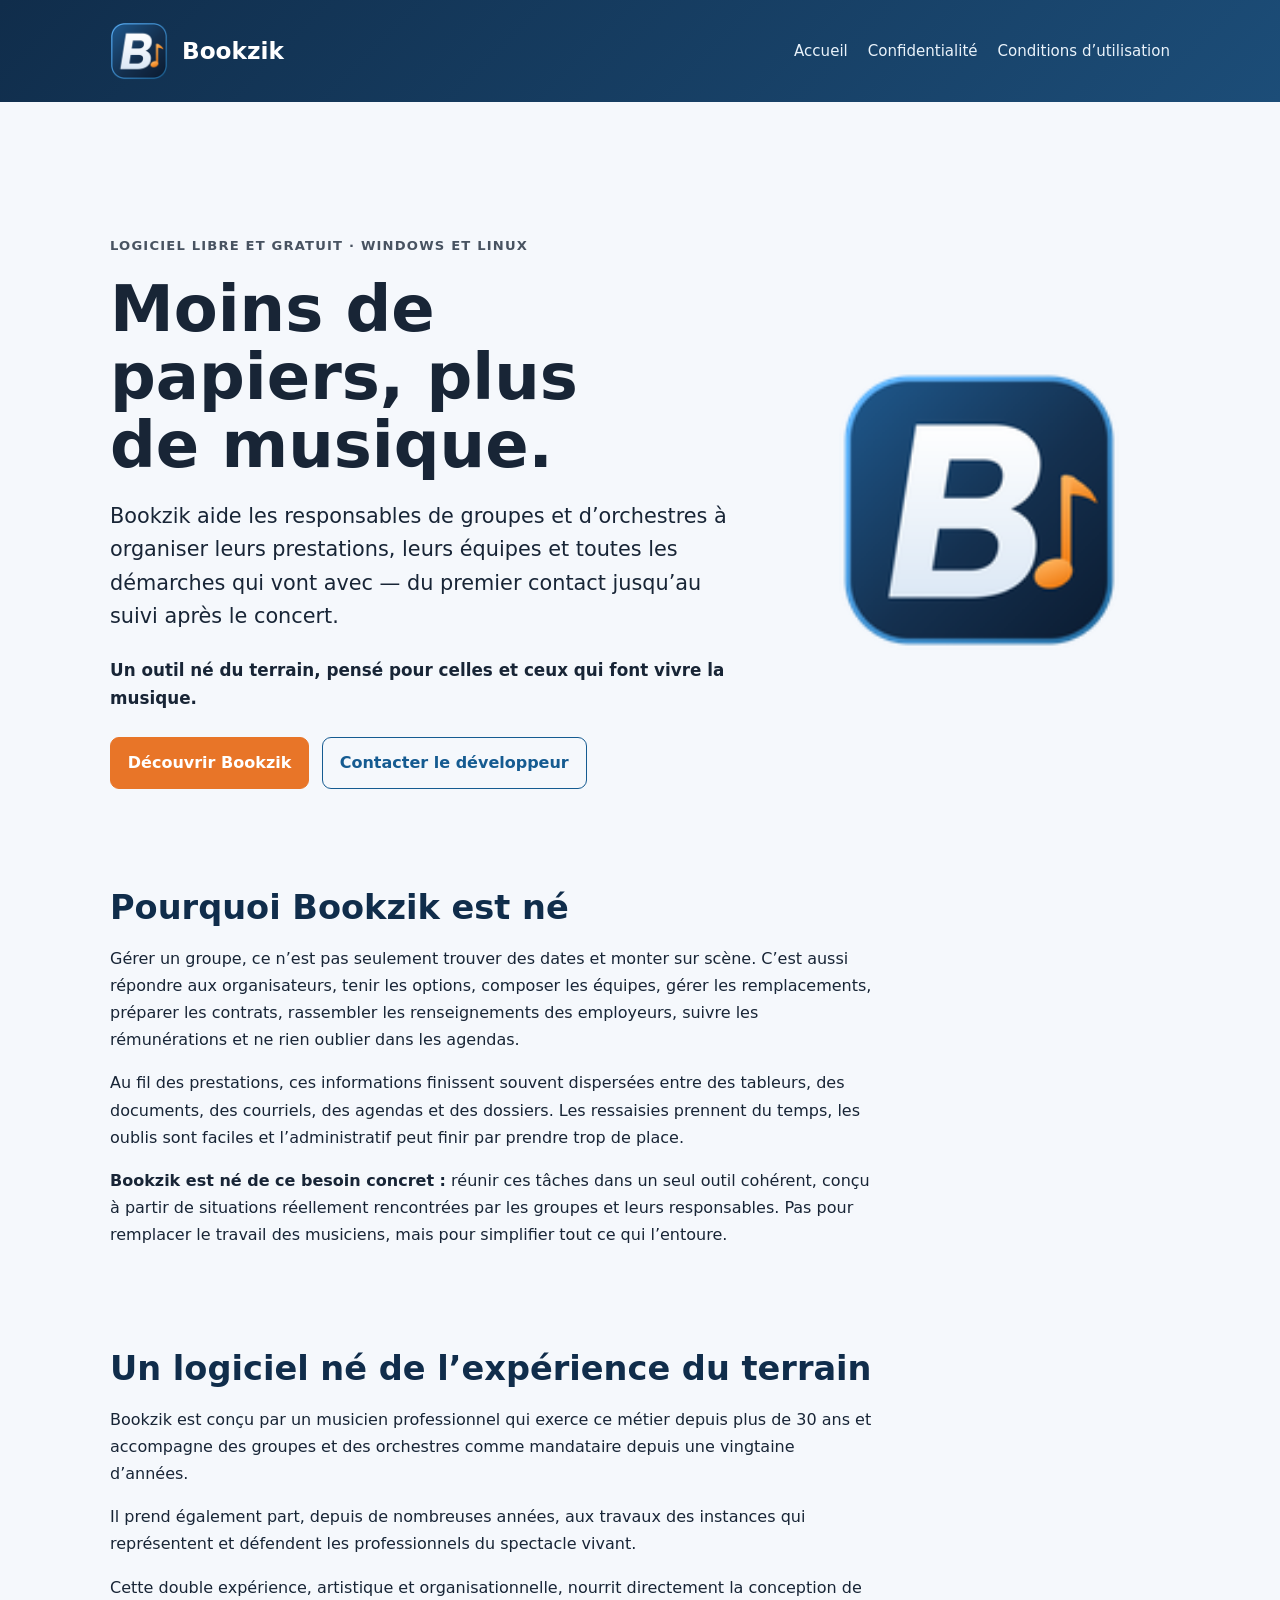
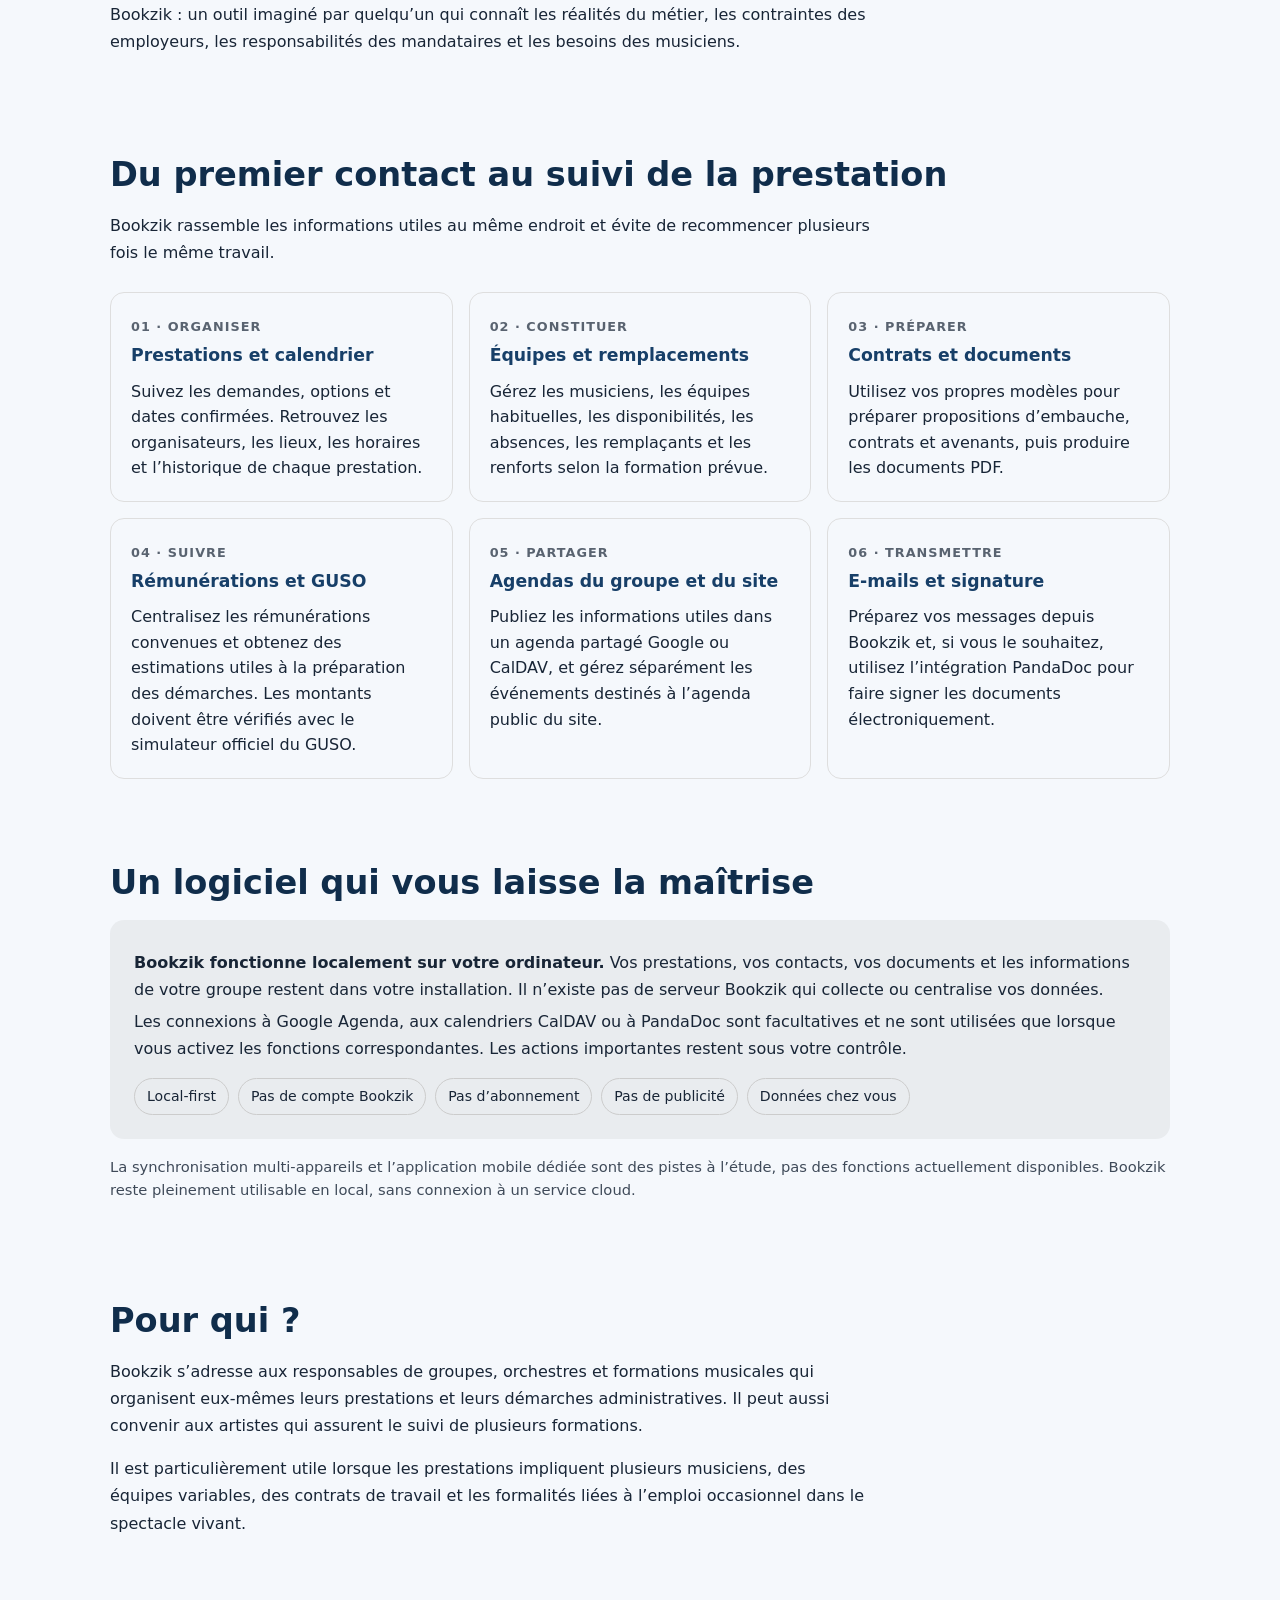
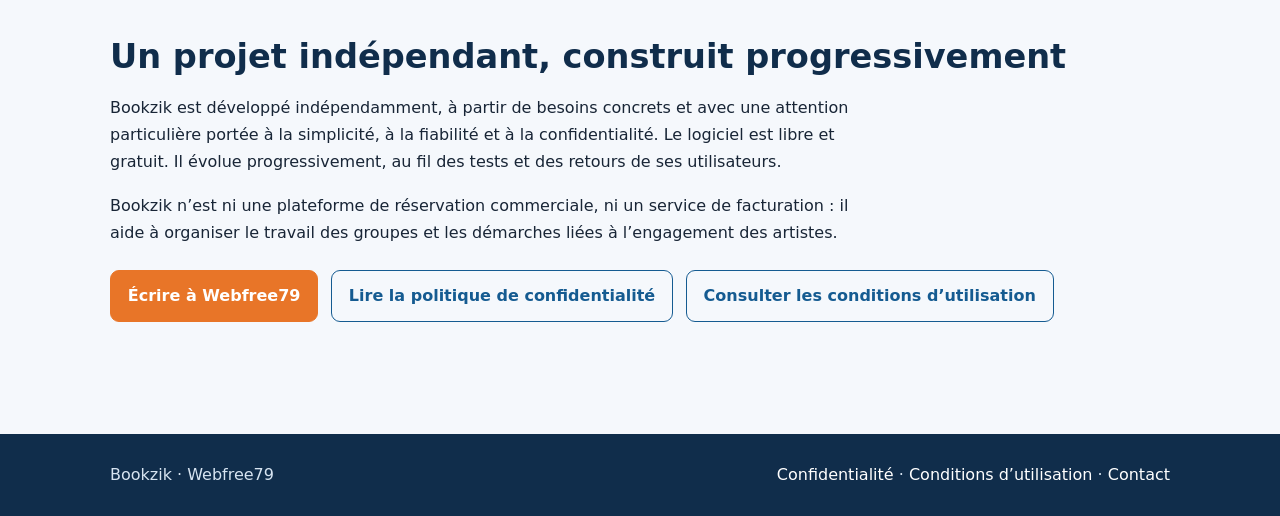
<file: index.html>
<!doctype html>
<html lang="fr">
<head>
  <meta charset="utf-8">
  <meta name="viewport" content="width=device-width,initial-scale=1">
  <meta name="description" content="Bookzik, un logiciel libre et gratuit pour aider les responsables de groupes et d’orchestres à organiser leurs prestations, leurs équipes et leurs démarches administratives.">
  <title>Bookzik — Moins de papiers, plus de musique</title>
  <link rel="icon" href="assets/logo.png">
  <link rel="stylesheet" href="style.css">
  <style>
    .home-hero { padding: clamp(2.5rem, 7vw, 5.5rem) 0 3.5rem; }
    .home-hero-inner { display:grid; grid-template-columns:minmax(0,1.25fr) minmax(220px,.75fr); gap:2.5rem; align-items:center; }
    .home-kicker { display:inline-block; margin-bottom:1rem; font-size:.82rem; font-weight:700; letter-spacing:.09em; text-transform:uppercase; opacity:.78; }
    .home-hero h1 { font-size:clamp(2.3rem,5vw,4.1rem); line-height:1.06; margin:.2rem 0 1.2rem; max-width:13ch; }
    .home-lead { font-size:clamp(1.08rem,2vw,1.3rem); line-height:1.6; max-width:58ch; }
    .home-tagline { font-size:1.05rem; font-weight:700; margin-top:1.5rem; }
    .home-logo { display:flex; justify-content:center; align-items:center; padding:1.5rem; }
    .home-logo img { width:min(100%,280px); height:auto; object-fit:contain; }
    .home-section { padding:2.6rem 0; }
    .home-section h2 { font-size:clamp(1.55rem,3vw,2.1rem); margin:0 0 .8rem; }
    .home-intro { max-width:75ch; line-height:1.7; }
    .home-grid { display:grid; grid-template-columns:repeat(3,minmax(0,1fr)); gap:1rem; margin-top:1.6rem; }
    .home-card { border:1px solid var(--border, #dedede); border-radius:14px; padding:1.25rem; background:var(--card, transparent); }
    .home-card h3 { margin:.1rem 0 .55rem; font-size:1.08rem; }
    .home-card p { margin:.35rem 0 0; line-height:1.6; }
    .home-number { font-size:.8rem; font-weight:800; letter-spacing:.08em; opacity:.7; }
    .home-band { margin:1rem 0; padding:1.5rem; border-radius:14px; background:var(--note-bg, rgba(128,128,128,.10)); }
    .home-band p { margin:.4rem 0; line-height:1.65; }
    .home-pillrow { display:flex; flex-wrap:wrap; gap:.55rem; margin-top:1rem; }
    .home-pill { display:inline-block; border:1px solid var(--border, #ccc); border-radius:999px; padding:.35rem .75rem; font-size:.88rem; }
    .home-cta { display:flex; flex-wrap:wrap; gap:.8rem; margin-top:1.5rem; }
    .home-cta a { display:inline-block; padding:.75rem 1.05rem; border-radius:9px; text-decoration:none; font-weight:700; border:1px solid currentColor; }
    .home-cta a.primary { background:var(--accent, #e87528); color:white; border-color:var(--accent, #e87528); }
    .home-small { font-size:.92rem; opacity:.82; line-height:1.6; }
    @media (max-width:760px) {
      .home-hero-inner { grid-template-columns:1fr; gap:1rem; }
      .home-logo { justify-content:flex-start; padding:.5rem 0; }
      .home-logo img { width:130px; }
      .home-grid { grid-template-columns:1fr; }
      .home-hero { padding-top:2.5rem; }
    }
  </style>
</head>
<body>
<header>
  <div class="wrap">
    <div class="top">
      <img src="assets/logo.png" alt="Logo Bookzik">
      <div class="brand">Bookzik</div>
      <nav>
        <a href="index.html" aria-current="page">Accueil</a>
        <a href="confidentialite.html">Confidentialité</a>
        <a href="conditions.html">Conditions d’utilisation</a>
      </nav>
    </div>
  </div>
</header>

<main>
  <div class="wrap">
    <section class="home-hero">
      <div class="home-hero-inner">
        <div>
          <span class="home-kicker">Logiciel libre et gratuit · Windows et Linux</span>
          <h1>Moins de papiers, plus de musique.</h1>
          <p class="home-lead">Bookzik aide les responsables de groupes et d’orchestres à organiser leurs prestations, leurs équipes et toutes les démarches qui vont avec — du premier contact jusqu’au suivi après le concert.</p>
          <p class="home-tagline">Un outil né du terrain, pensé pour celles et ceux qui font vivre la musique.</p>
          <div class="home-cta">
            <a class="primary" href="#pourquoi">Découvrir Bookzik</a>
            <a href="mailto:webfree79@gmail.com">Contacter le développeur</a>
          </div>
        </div>
        <div class="home-logo">
          <img src="assets/logo.png" alt="Bookzik">
        </div>
      </div>
    </section>

    <section class="home-section" id="pourquoi">
      <h2>Pourquoi Bookzik est né</h2>
      <div class="home-intro">
        <p>Gérer un groupe, ce n’est pas seulement trouver des dates et monter sur scène. C’est aussi répondre aux organisateurs, tenir les options, composer les équipes, gérer les remplacements, préparer les contrats, rassembler les renseignements des employeurs, suivre les rémunérations et ne rien oublier dans les agendas.</p>
        <p>Au fil des prestations, ces informations finissent souvent dispersées entre des tableurs, des documents, des courriels, des agendas et des dossiers. Les ressaisies prennent du temps, les oublis sont faciles et l’administratif peut finir par prendre trop de place.</p>
        <p><strong>Bookzik est né de ce besoin concret :</strong> réunir ces tâches dans un seul outil cohérent, conçu à partir de situations réellement rencontrées par les groupes et leurs responsables. Pas pour remplacer le travail des musiciens, mais pour simplifier tout ce qui l’entoure.</p>
      </div>
    </section>

    <section class="home-section" id="experience">
      <h2>Un logiciel né de l’expérience du terrain</h2>
      <div class="home-intro">
        <p>Bookzik est conçu par un musicien professionnel qui exerce ce métier depuis plus de 30 ans et accompagne des groupes et des orchestres comme mandataire depuis une vingtaine d’années.</p>
        <p>Il prend également part, depuis de nombreuses années, aux travaux des instances qui représentent et défendent les professionnels du spectacle vivant.</p>
        <p>Cette double expérience, artistique et organisationnelle, nourrit directement la conception de Bookzik : un outil imaginé par quelqu’un qui connaît les réalités du métier, les contraintes des employeurs, les responsabilités des mandataires et les besoins des musiciens.</p>
      </div>
    </section>

    <section class="home-section" id="fonctionnalites">
      <h2>Du premier contact au suivi de la prestation</h2>
      <p class="home-intro">Bookzik rassemble les informations utiles au même endroit et évite de recommencer plusieurs fois le même travail.</p>
      <div class="home-grid">
        <article class="home-card">
          <span class="home-number">01 · ORGANISER</span>
          <h3>Prestations et calendrier</h3>
          <p>Suivez les demandes, options et dates confirmées. Retrouvez les organisateurs, les lieux, les horaires et l’historique de chaque prestation.</p>
        </article>
        <article class="home-card">
          <span class="home-number">02 · CONSTITUER</span>
          <h3>Équipes et remplacements</h3>
          <p>Gérez les musiciens, les équipes habituelles, les disponibilités, les absences, les remplaçants et les renforts selon la formation prévue.</p>
        </article>
        <article class="home-card">
          <span class="home-number">03 · PRÉPARER</span>
          <h3>Contrats et documents</h3>
          <p>Utilisez vos propres modèles pour préparer propositions d’embauche, contrats et avenants, puis produire les documents PDF.</p>
        </article>
        <article class="home-card">
          <span class="home-number">04 · SUIVRE</span>
          <h3>Rémunérations et GUSO</h3>
          <p>Centralisez les rémunérations convenues et obtenez des estimations utiles à la préparation des démarches. Les montants doivent être vérifiés avec le simulateur officiel du GUSO.</p>
        </article>
        <article class="home-card">
          <span class="home-number">05 · PARTAGER</span>
          <h3>Agendas du groupe et du site</h3>
          <p>Publiez les informations utiles dans un agenda partagé Google ou CalDAV, et gérez séparément les événements destinés à l’agenda public du site.</p>
        </article>
        <article class="home-card">
          <span class="home-number">06 · TRANSMETTRE</span>
          <h3>E-mails et signature</h3>
          <p>Préparez vos messages depuis Bookzik et, si vous le souhaitez, utilisez l’intégration PandaDoc pour faire signer les documents électroniquement.</p>
        </article>
      </div>
    </section>

    <section class="home-section">
      <h2>Un logiciel qui vous laisse la maîtrise</h2>
      <div class="home-band">
        <p><strong>Bookzik fonctionne localement sur votre ordinateur.</strong> Vos prestations, vos contacts, vos documents et les informations de votre groupe restent dans votre installation. Il n’existe pas de serveur Bookzik qui collecte ou centralise vos données.</p>
        <p>Les connexions à Google Agenda, aux calendriers CalDAV ou à PandaDoc sont facultatives et ne sont utilisées que lorsque vous activez les fonctions correspondantes. Les actions importantes restent sous votre contrôle.</p>
        <div class="home-pillrow">
          <span class="home-pill">Local-first</span>
          <span class="home-pill">Pas de compte Bookzik</span>
          <span class="home-pill">Pas d’abonnement</span>
          <span class="home-pill">Pas de publicité</span>
          <span class="home-pill">Données chez vous</span>
        </div>
      </div>
      <p class="home-small">La synchronisation multi-appareils et l’application mobile dédiée sont des pistes à l’étude, pas des fonctions actuellement disponibles. Bookzik reste pleinement utilisable en local, sans connexion à un service cloud.</p>
    </section>

    <section class="home-section">
      <h2>Pour qui ?</h2>
      <p class="home-intro">Bookzik s’adresse aux responsables de groupes, orchestres et formations musicales qui organisent eux-mêmes leurs prestations et leurs démarches administratives. Il peut aussi convenir aux artistes qui assurent le suivi de plusieurs formations.</p>
      <p class="home-intro">Il est particulièrement utile lorsque les prestations impliquent plusieurs musiciens, des équipes variables, des contrats de travail et les formalités liées à l’emploi occasionnel dans le spectacle vivant.</p>
    </section>

    <section class="home-section">
      <h2>Un projet indépendant, construit progressivement</h2>
      <p class="home-intro">Bookzik est développé indépendamment, à partir de besoins concrets et avec une attention particulière portée à la simplicité, à la fiabilité et à la confidentialité. Le logiciel est libre et gratuit. Il évolue progressivement, au fil des tests et des retours de ses utilisateurs.</p>
      <p class="home-intro">Bookzik n’est ni une plateforme de réservation commerciale, ni un service de facturation : il aide à organiser le travail des groupes et les démarches liées à l’engagement des artistes.</p>
      <div class="home-cta">
        <a class="primary" href="mailto:webfree79@gmail.com">Écrire à Webfree79</a>
        <a href="confidentialite.html">Lire la politique de confidentialité</a>
        <a href="conditions.html">Consulter les conditions d’utilisation</a>
      </div>
    </section>
  </div>
</main>

<footer>
  <div class="wrap footerrow">
    <span>Bookzik · Webfree79</span>
    <span><a href="confidentialite.html">Confidentialité</a> · <a href="conditions.html">Conditions d’utilisation</a> · <a href="mailto:webfree79@gmail.com">Contact</a></span>
  </div>
</footer>
</body>
</html>
</file>
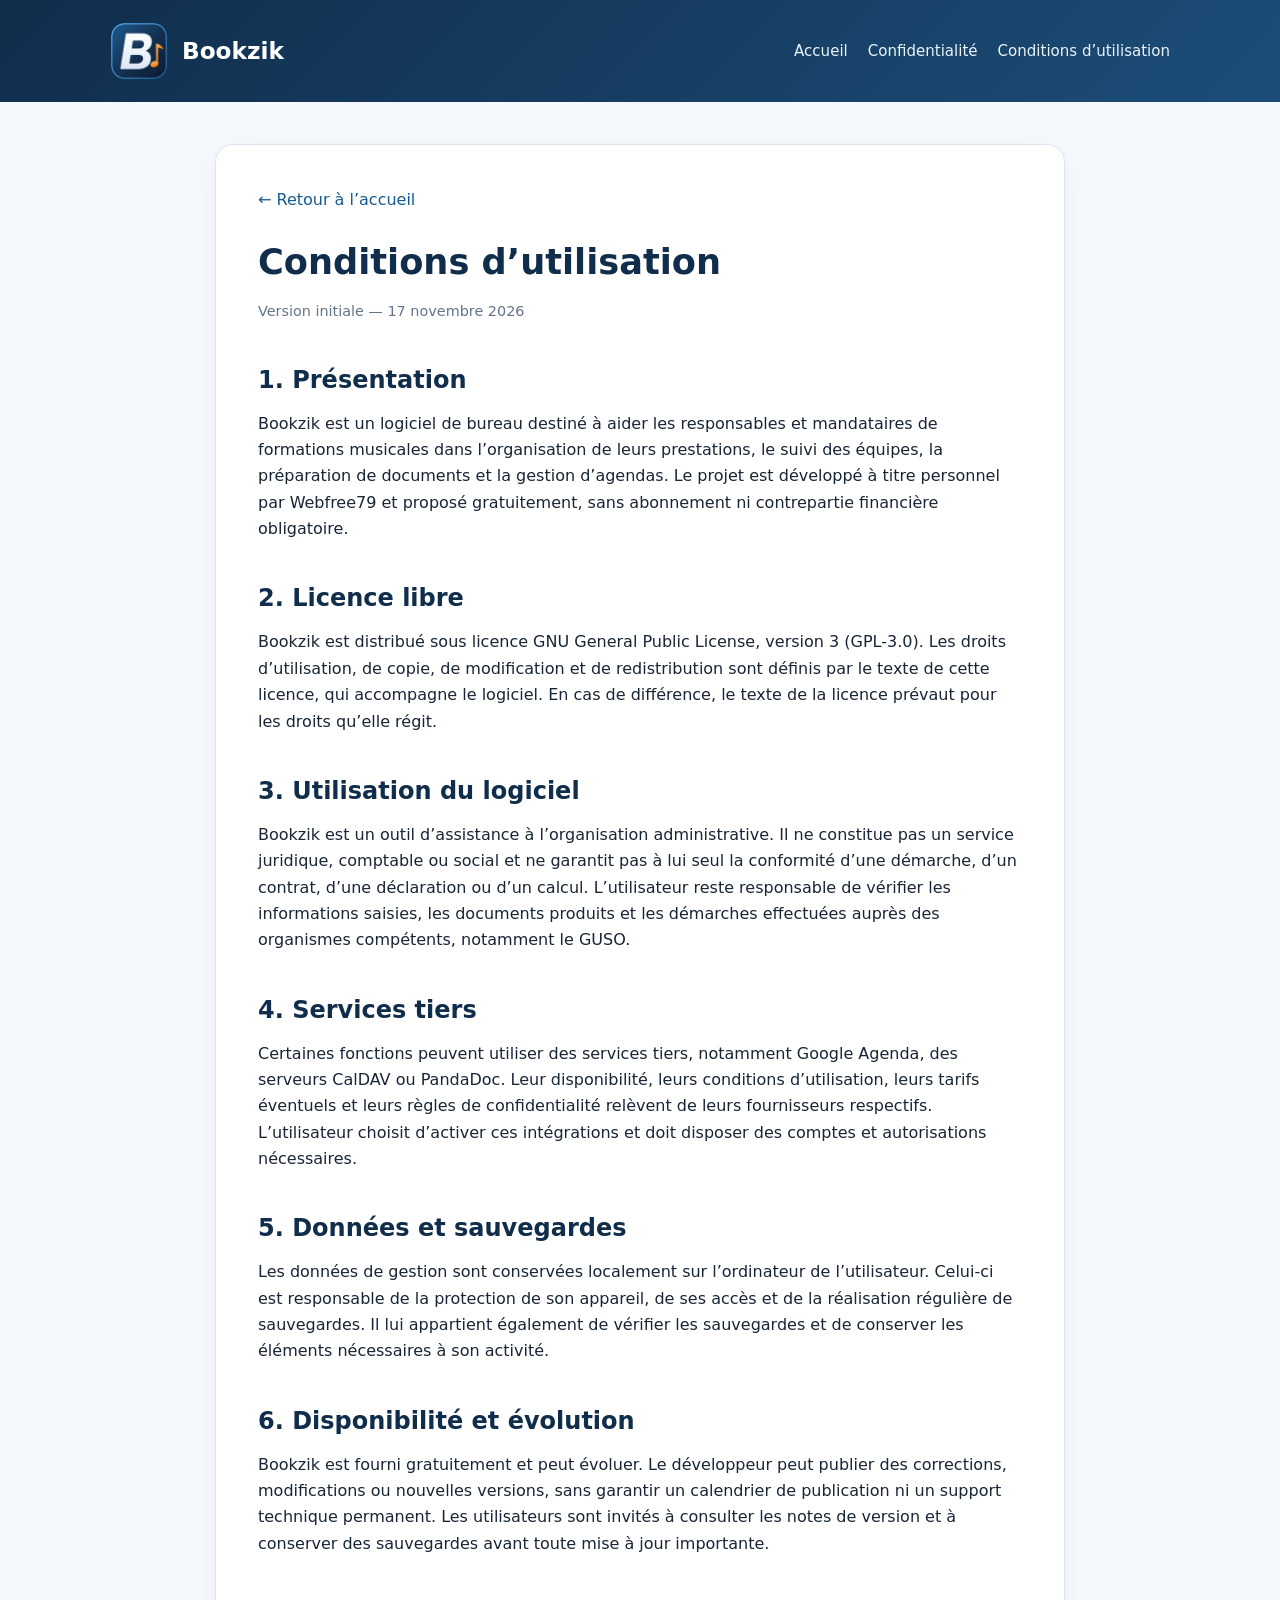
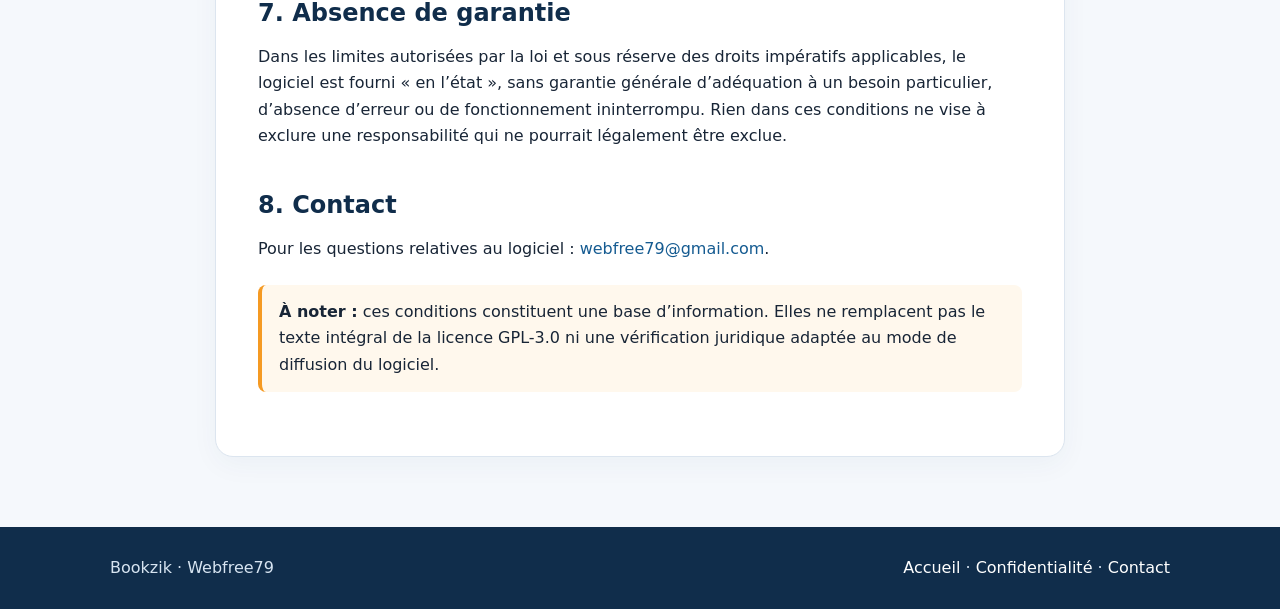
<file: conditions.html>
<!doctype html><html lang="fr"><head><meta charset="utf-8"><meta name="viewport" content="width=device-width,initial-scale=1"><title>Conditions d’utilisation — Bookzik</title><link rel="icon" href="assets/logo.png"><link rel="stylesheet" href="style.css"></head><body><header><div class="wrap"><div class="top"><img src="assets/logo.png" alt="Logo Bookzik"><div class="brand">Bookzik</div><nav><a href="index.html">Accueil</a><a href="confidentialite.html">Confidentialité</a><a href="conditions.html">Conditions d’utilisation</a></nav></div></div></header><main><article class="article"><a class="back" href="index.html">← Retour à l’accueil</a><h1>Conditions d’utilisation</h1><p class="meta">Version initiale — 17 novembre 2026</p>
<h2>1. Présentation</h2><p>Bookzik est un logiciel de bureau destiné à aider les responsables et mandataires de formations musicales dans l’organisation de leurs prestations, le suivi des équipes, la préparation de documents et la gestion d’agendas. Le projet est développé à titre personnel par Webfree79 et proposé gratuitement, sans abonnement ni contrepartie financière obligatoire.</p>
<h2>2. Licence libre</h2><p>Bookzik est distribué sous licence GNU General Public License, version 3 (GPL-3.0). Les droits d’utilisation, de copie, de modification et de redistribution sont définis par le texte de cette licence, qui accompagne le logiciel. En cas de différence, le texte de la licence prévaut pour les droits qu’elle régit.</p>
<h2>3. Utilisation du logiciel</h2><p>Bookzik est un outil d’assistance à l’organisation administrative. Il ne constitue pas un service juridique, comptable ou social et ne garantit pas à lui seul la conformité d’une démarche, d’un contrat, d’une déclaration ou d’un calcul. L’utilisateur reste responsable de vérifier les informations saisies, les documents produits et les démarches effectuées auprès des organismes compétents, notamment le GUSO.</p>
<h2>4. Services tiers</h2><p>Certaines fonctions peuvent utiliser des services tiers, notamment Google Agenda, des serveurs CalDAV ou PandaDoc. Leur disponibilité, leurs conditions d’utilisation, leurs tarifs éventuels et leurs règles de confidentialité relèvent de leurs fournisseurs respectifs. L’utilisateur choisit d’activer ces intégrations et doit disposer des comptes et autorisations nécessaires.</p>
<h2>5. Données et sauvegardes</h2><p>Les données de gestion sont conservées localement sur l’ordinateur de l’utilisateur. Celui-ci est responsable de la protection de son appareil, de ses accès et de la réalisation régulière de sauvegardes. Il lui appartient également de vérifier les sauvegardes et de conserver les éléments nécessaires à son activité.</p>
<h2>6. Disponibilité et évolution</h2><p>Bookzik est fourni gratuitement et peut évoluer. Le développeur peut publier des corrections, modifications ou nouvelles versions, sans garantir un calendrier de publication ni un support technique permanent. Les utilisateurs sont invités à consulter les notes de version et à conserver des sauvegardes avant toute mise à jour importante.</p>
<h2>7. Absence de garantie</h2><p>Dans les limites autorisées par la loi et sous réserve des droits impératifs applicables, le logiciel est fourni « en l’état », sans garantie générale d’adéquation à un besoin particulier, d’absence d’erreur ou de fonctionnement ininterrompu. Rien dans ces conditions ne vise à exclure une responsabilité qui ne pourrait légalement être exclue.</p>
<h2>8. Contact</h2><p>Pour les questions relatives au logiciel : <a href="mailto:webfree79@gmail.com">webfree79@gmail.com</a>.</p><div class="note"><strong>À noter :</strong> ces conditions constituent une base d’information. Elles ne remplacent pas le texte intégral de la licence GPL-3.0 ni une vérification juridique adaptée au mode de diffusion du logiciel.</div></article></main><footer><div class="wrap footerrow"><span>Bookzik · Webfree79</span><span><a href="index.html">Accueil</a> · <a href="confidentialite.html">Confidentialité</a> · <a href="mailto:webfree79@gmail.com">Contact</a></span></div></footer></body></html>
</file>
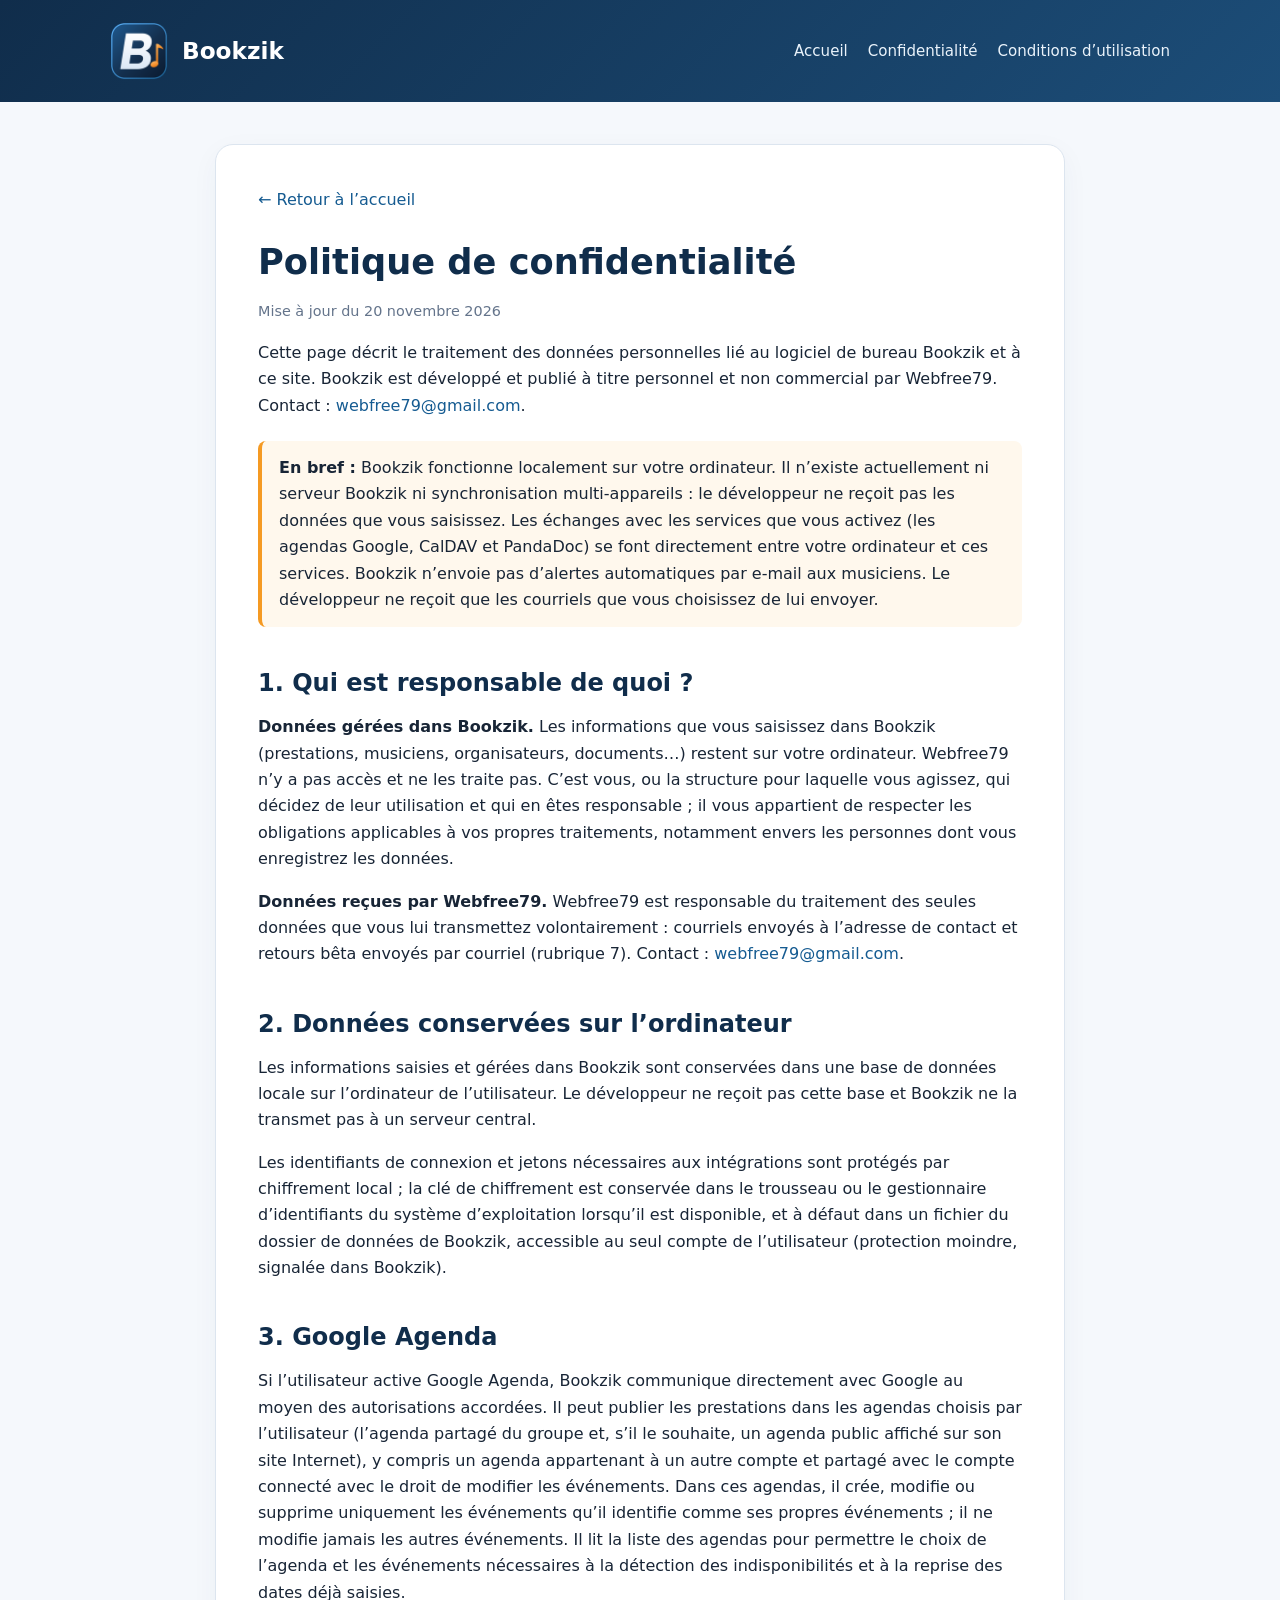
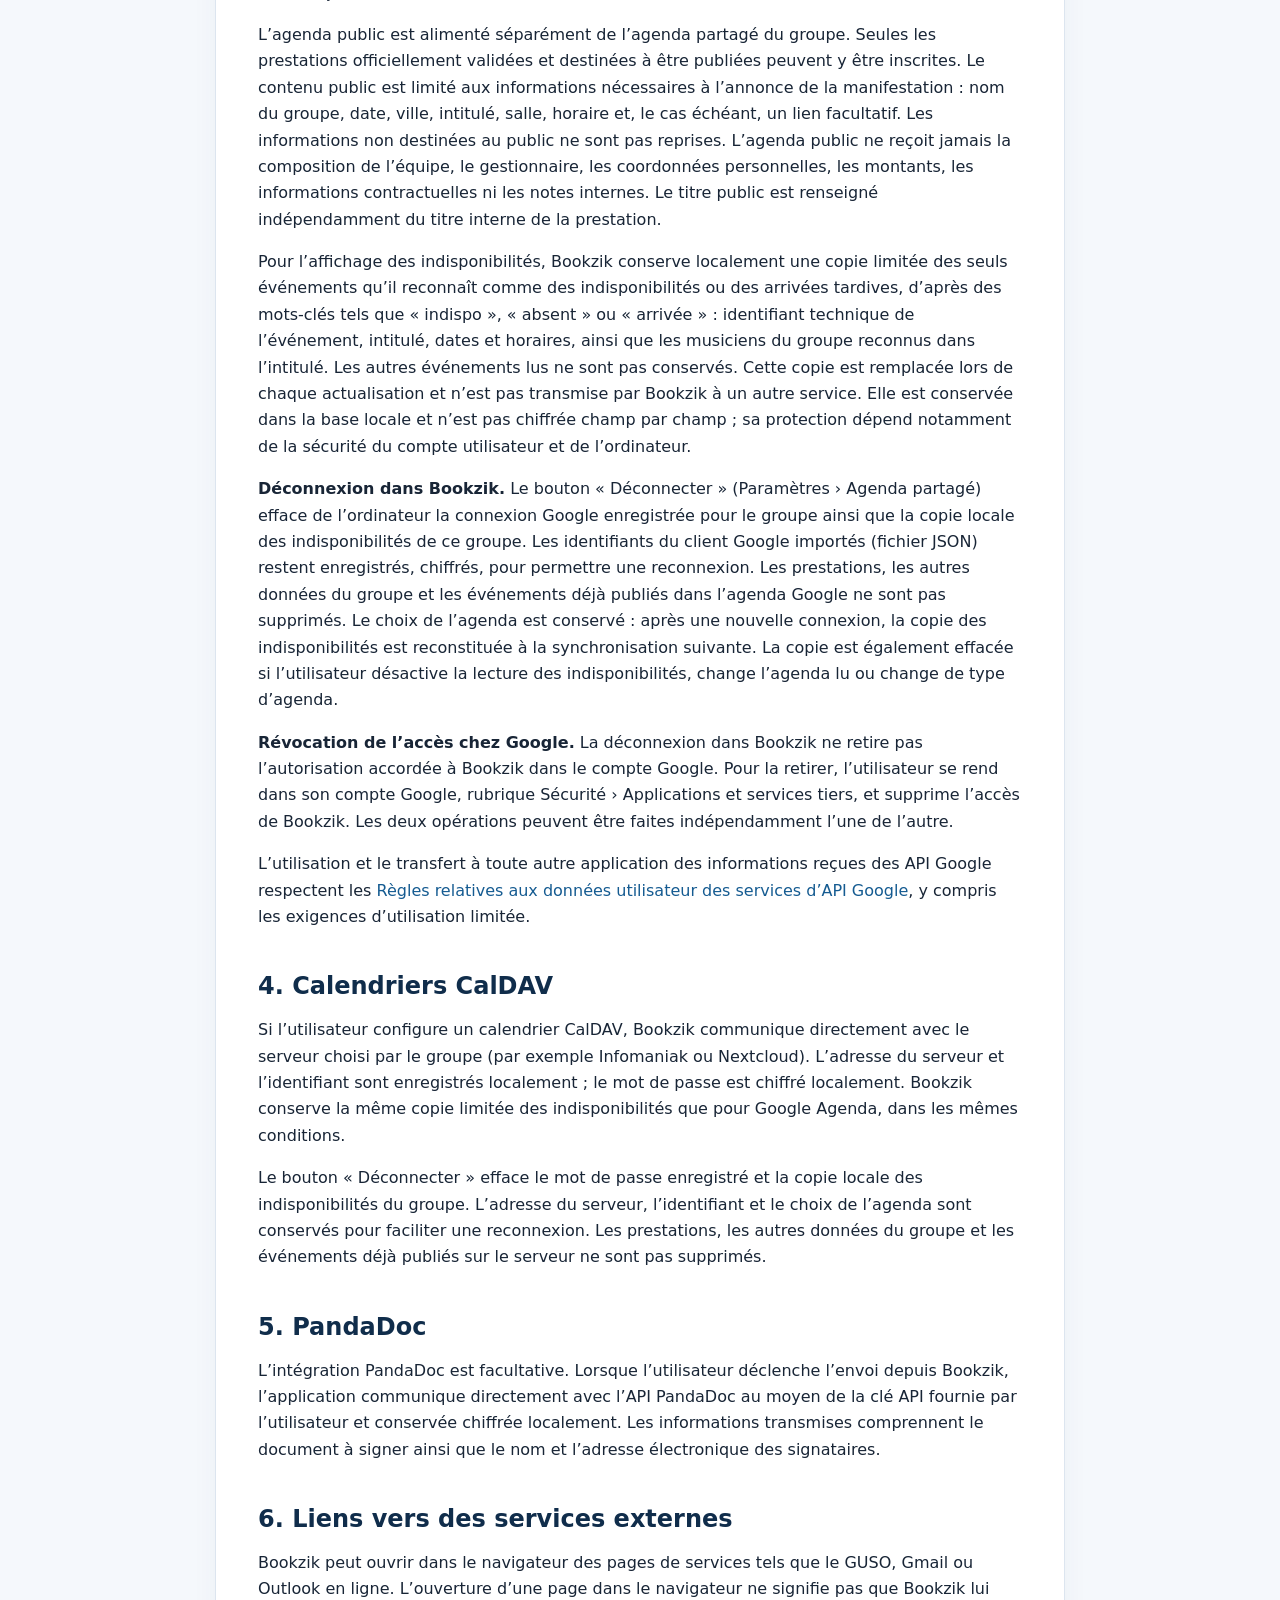
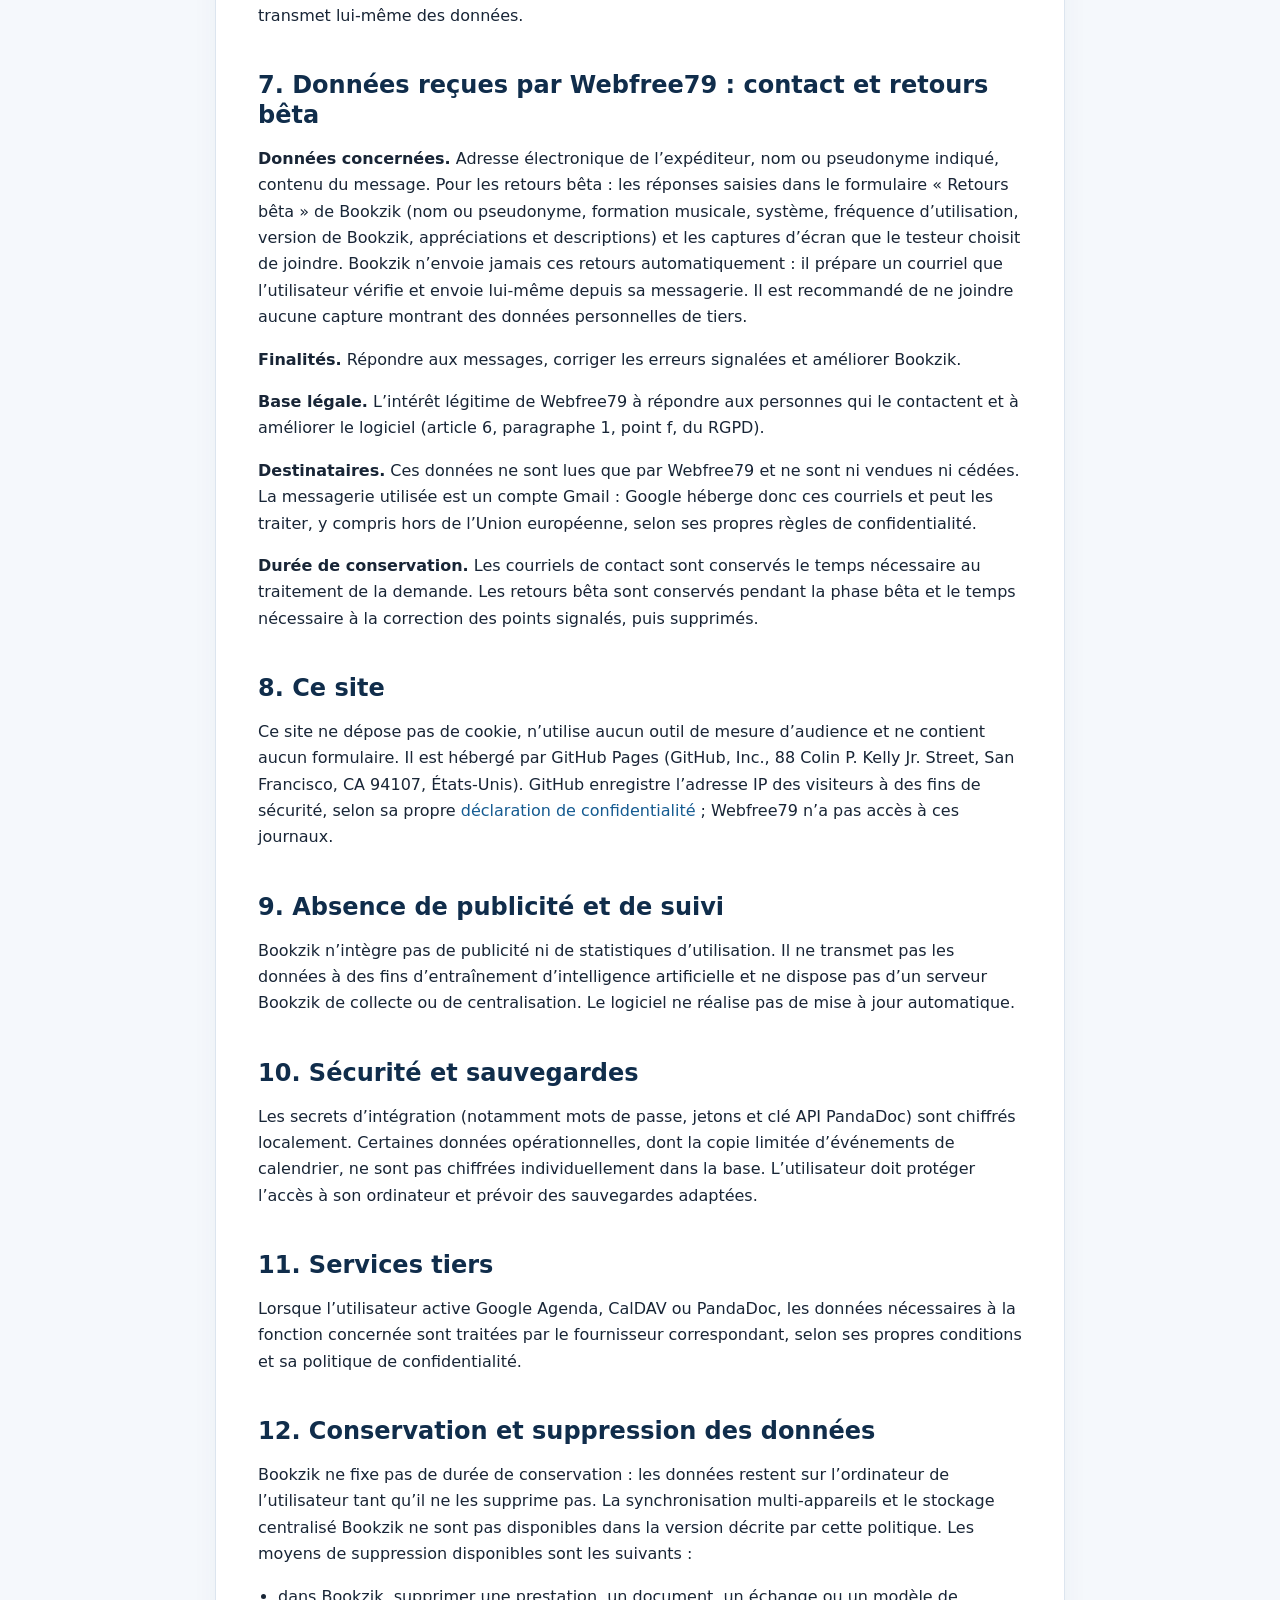
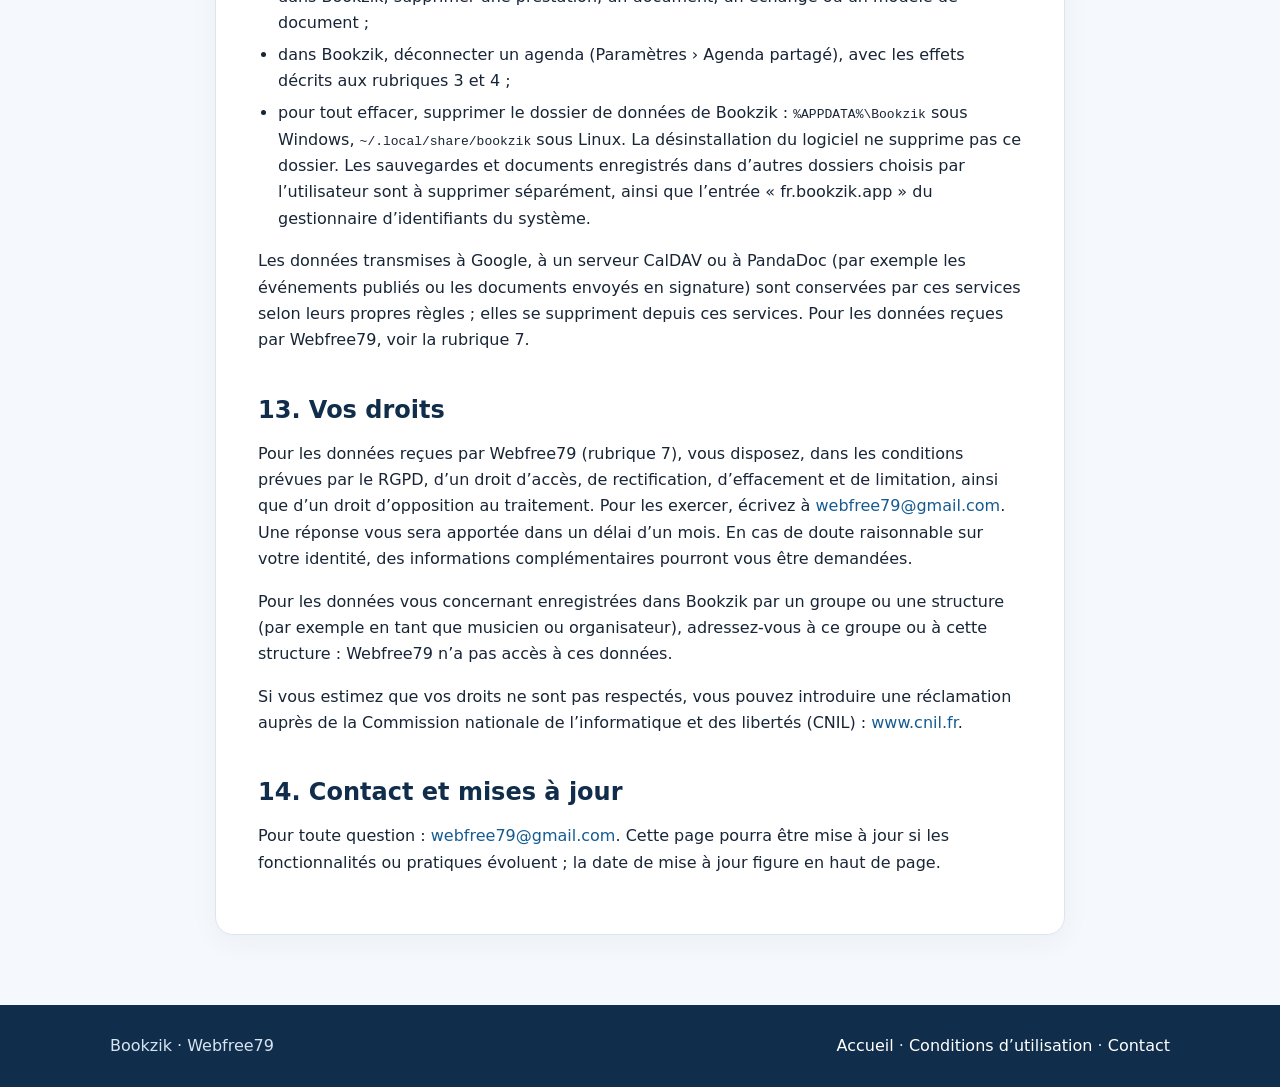
<file: confidentialite.html>
<!doctype html><html lang="fr"><head><meta charset="utf-8"><meta name="viewport" content="width=device-width,initial-scale=1"><title>Politique de confidentialité — Bookzik</title><link rel="icon" href="assets/logo.png"><link rel="stylesheet" href="style.css"></head><body><header><div class="wrap"><div class="top"><img src="assets/logo.png" alt="Logo Bookzik"><div class="brand">Bookzik</div><nav><a href="index.html">Accueil</a><a href="confidentialite.html">Confidentialité</a><a href="conditions.html">Conditions d’utilisation</a></nav></div></div></header><main><article class="article"><a class="back" href="index.html">← Retour à l’accueil</a>
<h1>Politique de confidentialité</h1>
<p class="meta">Mise à jour du 20 novembre 2026</p>
<p>Cette page décrit le traitement des données personnelles lié au logiciel de bureau Bookzik et à ce site. Bookzik est développé et publié à titre personnel et non commercial par Webfree79. Contact : <a href="mailto:webfree79@gmail.com">webfree79@gmail.com</a>.</p>
<div class="note"><strong>En bref :</strong> Bookzik fonctionne localement sur votre ordinateur. Il n’existe actuellement ni serveur Bookzik ni synchronisation multi-appareils : le développeur ne reçoit pas les données que vous saisissez. Les échanges avec les services que vous activez (les agendas Google, CalDAV et PandaDoc) se font directement entre votre ordinateur et ces services. Bookzik n’envoie pas d’alertes automatiques par e-mail aux musiciens. Le développeur ne reçoit que les courriels que vous choisissez de lui envoyer.</div>

<h2>1. Qui est responsable de quoi ?</h2>
<p><strong>Données gérées dans Bookzik.</strong> Les informations que vous saisissez dans Bookzik (prestations, musiciens, organisateurs, documents…) restent sur votre ordinateur. Webfree79 n’y a pas accès et ne les traite pas. C’est vous, ou la structure pour laquelle vous agissez, qui décidez de leur utilisation et qui en êtes responsable ; il vous appartient de respecter les obligations applicables à vos propres traitements, notamment envers les personnes dont vous enregistrez les données.</p>
<p><strong>Données reçues par Webfree79.</strong> Webfree79 est responsable du traitement des seules données que vous lui transmettez volontairement : courriels envoyés à l’adresse de contact et retours bêta envoyés par courriel (rubrique 7). Contact : <a href="mailto:webfree79@gmail.com">webfree79@gmail.com</a>.</p>

<h2>2. Données conservées sur l’ordinateur</h2>
<p>Les informations saisies et gérées dans Bookzik sont conservées dans une base de données locale sur l’ordinateur de l’utilisateur. Le développeur ne reçoit pas cette base et Bookzik ne la transmet pas à un serveur central.</p>
<p>Les identifiants de connexion et jetons nécessaires aux intégrations sont protégés par chiffrement local ; la clé de chiffrement est conservée dans le trousseau ou le gestionnaire d’identifiants du système d’exploitation lorsqu’il est disponible, et à défaut dans un fichier du dossier de données de Bookzik, accessible au seul compte de l’utilisateur (protection moindre, signalée dans Bookzik).</p>

<h2>3. Google Agenda</h2>
<p>Si l’utilisateur active Google Agenda, Bookzik communique directement avec Google au moyen des autorisations accordées. Il peut publier les prestations dans les agendas choisis par l’utilisateur (l’agenda partagé du groupe et, s’il le souhaite, un agenda public affiché sur son site Internet), y compris un agenda appartenant à un autre compte et partagé avec le compte connecté avec le droit de modifier les événements. Dans ces agendas, il crée, modifie ou supprime uniquement les événements qu’il identifie comme ses propres événements ; il ne modifie jamais les autres événements. Il lit la liste des agendas pour permettre le choix de l’agenda et les événements nécessaires à la détection des indisponibilités et à la reprise des dates déjà saisies.</p>
<p>L’agenda public est alimenté séparément de l’agenda partagé du groupe. Seules les prestations officiellement validées et destinées à être publiées peuvent y être inscrites. Le contenu public est limité aux informations nécessaires à l’annonce de la manifestation : nom du groupe, date, ville, intitulé, salle, horaire et, le cas échéant, un lien facultatif. Les informations non destinées au public ne sont pas reprises. L’agenda public ne reçoit jamais la composition de l’équipe, le gestionnaire, les coordonnées personnelles, les montants, les informations contractuelles ni les notes internes. Le titre public est renseigné indépendamment du titre interne de la prestation.</p>
<p>Pour l’affichage des indisponibilités, Bookzik conserve localement une copie limitée des seuls événements qu’il reconnaît comme des indisponibilités ou des arrivées tardives, d’après des mots-clés tels que « indispo », « absent » ou « arrivée » : identifiant technique de l’événement, intitulé, dates et horaires, ainsi que les musiciens du groupe reconnus dans l’intitulé. Les autres événements lus ne sont pas conservés. Cette copie est remplacée lors de chaque actualisation et n’est pas transmise par Bookzik à un autre service. Elle est conservée dans la base locale et n’est pas chiffrée champ par champ ; sa protection dépend notamment de la sécurité du compte utilisateur et de l’ordinateur.</p>
<p><strong>Déconnexion dans Bookzik.</strong> Le bouton « Déconnecter » (Paramètres › Agenda partagé) efface de l’ordinateur la connexion Google enregistrée pour le groupe ainsi que la copie locale des indisponibilités de ce groupe. Les identifiants du client Google importés (fichier JSON) restent enregistrés, chiffrés, pour permettre une reconnexion. Les prestations, les autres données du groupe et les événements déjà publiés dans l’agenda Google ne sont pas supprimés. Le choix de l’agenda est conservé : après une nouvelle connexion, la copie des indisponibilités est reconstituée à la synchronisation suivante. La copie est également effacée si l’utilisateur désactive la lecture des indisponibilités, change l’agenda lu ou change de type d’agenda.</p>
<p><strong>Révocation de l’accès chez Google.</strong> La déconnexion dans Bookzik ne retire pas l’autorisation accordée à Bookzik dans le compte Google. Pour la retirer, l’utilisateur se rend dans son compte Google, rubrique Sécurité › Applications et services tiers, et supprime l’accès de Bookzik. Les deux opérations peuvent être faites indépendamment l’une de l’autre.</p>
<p>L’utilisation et le transfert à toute autre application des informations reçues des API Google respectent les <a href="https://developers.google.com/terms/api-services-user-data-policy">Règles relatives aux données utilisateur des services d’API Google</a>, y compris les exigences d’utilisation limitée.</p>

<h2>4. Calendriers CalDAV</h2>
<p>Si l’utilisateur configure un calendrier CalDAV, Bookzik communique directement avec le serveur choisi par le groupe (par exemple Infomaniak ou Nextcloud). L’adresse du serveur et l’identifiant sont enregistrés localement ; le mot de passe est chiffré localement. Bookzik conserve la même copie limitée des indisponibilités que pour Google Agenda, dans les mêmes conditions.</p>
<p>Le bouton « Déconnecter » efface le mot de passe enregistré et la copie locale des indisponibilités du groupe. L’adresse du serveur, l’identifiant et le choix de l’agenda sont conservés pour faciliter une reconnexion. Les prestations, les autres données du groupe et les événements déjà publiés sur le serveur ne sont pas supprimés.</p>

<h2>5. PandaDoc</h2>
<p>L’intégration PandaDoc est facultative. Lorsque l’utilisateur déclenche l’envoi depuis Bookzik, l’application communique directement avec l’API PandaDoc au moyen de la clé API fournie par l’utilisateur et conservée chiffrée localement. Les informations transmises comprennent le document à signer ainsi que le nom et l’adresse électronique des signataires.</p>

<h2>6. Liens vers des services externes</h2>
<p>Bookzik peut ouvrir dans le navigateur des pages de services tels que le GUSO, Gmail ou Outlook en ligne. L’ouverture d’une page dans le navigateur ne signifie pas que Bookzik lui transmet lui-même des données.</p>

<h2>7. Données reçues par Webfree79 : contact et retours bêta</h2>
<p><strong>Données concernées.</strong> Adresse électronique de l’expéditeur, nom ou pseudonyme indiqué, contenu du message. Pour les retours bêta : les réponses saisies dans le formulaire « Retours bêta » de Bookzik (nom ou pseudonyme, formation musicale, système, fréquence d’utilisation, version de Bookzik, appréciations et descriptions) et les captures d’écran que le testeur choisit de joindre. Bookzik n’envoie jamais ces retours automatiquement : il prépare un courriel que l’utilisateur vérifie et envoie lui-même depuis sa messagerie. Il est recommandé de ne joindre aucune capture montrant des données personnelles de tiers.</p>
<p><strong>Finalités.</strong> Répondre aux messages, corriger les erreurs signalées et améliorer Bookzik.</p>
<p><strong>Base légale.</strong> L’intérêt légitime de Webfree79 à répondre aux personnes qui le contactent et à améliorer le logiciel (article 6, paragraphe 1, point f, du RGPD).</p>
<p><strong>Destinataires.</strong> Ces données ne sont lues que par Webfree79 et ne sont ni vendues ni cédées. La messagerie utilisée est un compte Gmail : Google héberge donc ces courriels et peut les traiter, y compris hors de l’Union européenne, selon ses propres règles de confidentialité.</p>
<p><strong>Durée de conservation.</strong> Les courriels de contact sont conservés le temps nécessaire au traitement de la demande. Les retours bêta sont conservés pendant la phase bêta et le temps nécessaire à la correction des points signalés, puis supprimés.</p>

<h2>8. Ce site</h2>
<p>Ce site ne dépose pas de cookie, n’utilise aucun outil de mesure d’audience et ne contient aucun formulaire. Il est hébergé par GitHub Pages (GitHub, Inc., 88 Colin P. Kelly Jr. Street, San Francisco, CA 94107, États-Unis). GitHub enregistre l’adresse IP des visiteurs à des fins de sécurité, selon sa propre <a href="https://docs.github.com/site-policy/privacy-policies/github-general-privacy-statement">déclaration de confidentialité</a> ; Webfree79 n’a pas accès à ces journaux.</p>

<h2>9. Absence de publicité et de suivi</h2>
<p>Bookzik n’intègre pas de publicité ni de statistiques d’utilisation. Il ne transmet pas les données à des fins d’entraînement d’intelligence artificielle et ne dispose pas d’un serveur Bookzik de collecte ou de centralisation. Le logiciel ne réalise pas de mise à jour automatique.</p>

<h2>10. Sécurité et sauvegardes</h2>
<p>Les secrets d’intégration (notamment mots de passe, jetons et clé API PandaDoc) sont chiffrés localement. Certaines données opérationnelles, dont la copie limitée d’événements de calendrier, ne sont pas chiffrées individuellement dans la base. L’utilisateur doit protéger l’accès à son ordinateur et prévoir des sauvegardes adaptées.</p>

<h2>11. Services tiers</h2>
<p>Lorsque l’utilisateur active Google Agenda, CalDAV ou PandaDoc, les données nécessaires à la fonction concernée sont traitées par le fournisseur correspondant, selon ses propres conditions et sa politique de confidentialité.</p>

<h2>12. Conservation et suppression des données</h2>
<p>Bookzik ne fixe pas de durée de conservation : les données restent sur l’ordinateur de l’utilisateur tant qu’il ne les supprime pas. La synchronisation multi-appareils et le stockage centralisé Bookzik ne sont pas disponibles dans la version décrite par cette politique. Les moyens de suppression disponibles sont les suivants :</p>
<ul>
<li>dans Bookzik, supprimer une prestation, un document, un échange ou un modèle de document ;</li>
<li>dans Bookzik, déconnecter un agenda (Paramètres › Agenda partagé), avec les effets décrits aux rubriques 3 et 4 ;</li>
<li>pour tout effacer, supprimer le dossier de données de Bookzik : <code>%APPDATA%\Bookzik</code> sous Windows, <code>~/.local/share/bookzik</code> sous Linux. La désinstallation du logiciel ne supprime pas ce dossier. Les sauvegardes et documents enregistrés dans d’autres dossiers choisis par l’utilisateur sont à supprimer séparément, ainsi que l’entrée « fr.bookzik.app » du gestionnaire d’identifiants du système.</li>
</ul>
<p>Les données transmises à Google, à un serveur CalDAV ou à PandaDoc (par exemple les événements publiés ou les documents envoyés en signature) sont conservées par ces services selon leurs propres règles ; elles se suppriment depuis ces services. Pour les données reçues par Webfree79, voir la rubrique 7.</p>

<h2>13. Vos droits</h2>
<p>Pour les données reçues par Webfree79 (rubrique 7), vous disposez, dans les conditions prévues par le RGPD, d’un droit d’accès, de rectification, d’effacement et de limitation, ainsi que d’un droit d’opposition au traitement. Pour les exercer, écrivez à <a href="mailto:webfree79@gmail.com">webfree79@gmail.com</a>. Une réponse vous sera apportée dans un délai d’un mois. En cas de doute raisonnable sur votre identité, des informations complémentaires pourront vous être demandées.</p>
<p>Pour les données vous concernant enregistrées dans Bookzik par un groupe ou une structure (par exemple en tant que musicien ou organisateur), adressez-vous à ce groupe ou à cette structure : Webfree79 n’a pas accès à ces données.</p>
<p>Si vous estimez que vos droits ne sont pas respectés, vous pouvez introduire une réclamation auprès de la Commission nationale de l’informatique et des libertés (CNIL) : <a href="https://www.cnil.fr">www.cnil.fr</a>.</p>

<h2>14. Contact et mises à jour</h2>
<p>Pour toute question : <a href="mailto:webfree79@gmail.com">webfree79@gmail.com</a>. Cette page pourra être mise à jour si les fonctionnalités ou pratiques évoluent ; la date de mise à jour figure en haut de page.</p>
</article></main><footer><div class="wrap footerrow"><span>Bookzik · Webfree79</span><span><a href="index.html">Accueil</a> · <a href="conditions.html">Conditions d’utilisation</a> · <a href="mailto:webfree79@gmail.com">Contact</a></span></div></footer></body></html>
</file>
<file: style.css>
:root{--navy:#102d4b;--blue:#173f68;--orange:#f59a23;--ink:#182536;--muted:#64748b;--paper:#f5f8fc;--line:#dce5ef}
*{box-sizing:border-box}body{margin:0;font-family:Inter,system-ui,-apple-system,"Segoe UI",sans-serif;color:var(--ink);background:var(--paper);line-height:1.65}
a{color:#155b91;text-decoration:none}a:hover{text-decoration:underline}header{background:linear-gradient(135deg,#102d4b,#1c4d78);color:#fff}.wrap{width:min(1060px,calc(100% - 36px));margin:auto}
.top{display:flex;align-items:center;gap:14px;padding:22px 0}.top img{width:58px;height:58px;border-radius:14px}.brand{font-size:1.45rem;font-weight:800}nav{margin-left:auto;display:flex;gap:20px;flex-wrap:wrap}nav a{color:#eaf3fb;font-size:.94rem}
.hero{padding:54px 0 64px;max-width:780px}.eyebrow{color:#ffd18a;font-weight:700;letter-spacing:.08em;text-transform:uppercase;font-size:.78rem}h1{font-size:clamp(2.1rem,5vw,3.5rem);line-height:1.1;margin:12px 0 18px}.hero p{font-size:1.15rem;color:#e1edf8;max-width:720px}
.pill{display:inline-block;border:1px solid #ffffff55;border-radius:999px;padding:5px 12px;font-size:.86rem;margin:8px 8px 0 0;color:#f5f9ff}
main{padding:42px 0 70px}.grid{display:grid;grid-template-columns:repeat(2,minmax(0,1fr));gap:18px}.card,.article{background:#fff;border:1px solid var(--line);border-radius:18px;padding:24px;box-shadow:0 8px 28px #183b5b0b}
.card h2,h2{color:var(--navy)}.card h2{margin-top:0}h2{line-height:1.25;margin:1.7em 0 .55em}h3{color:var(--blue)}.lead{font-size:1.12rem;color:#42556b}ul{padding-left:1.25rem}li{margin:.35em 0}
.note{border-left:4px solid var(--orange);background:#fff8ed;padding:14px 17px;border-radius:8px;margin:22px 0}.meta{color:var(--muted);font-size:.9rem}.article{max-width:850px;margin:auto;padding:clamp(22px,4vw,42px)}.article h1{font-size:2.2rem;color:var(--navy)}.back{display:inline-block;margin-bottom:18px}
footer{background:#102d4b;color:#d7e4f1;padding:28px 0}footer a{color:#fff}.footerrow{display:flex;justify-content:space-between;gap:16px;flex-wrap:wrap}
@media(max-width:700px){.top{flex-wrap:wrap}.top nav{width:100%;margin:8px 0 0;gap:14px}.grid{grid-template-columns:1fr}.hero{padding:38px 0 48px}}
</file>
